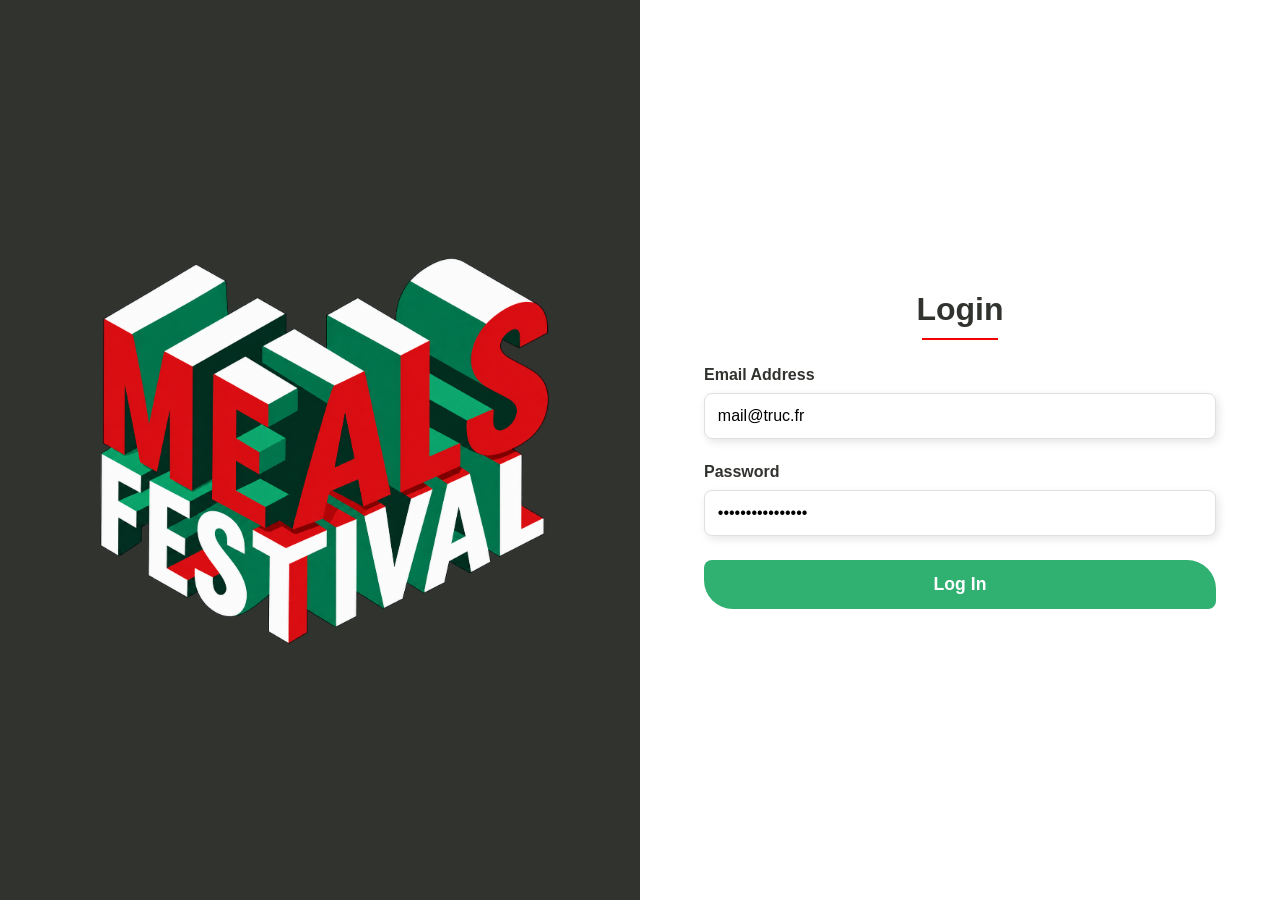
<file: index.html>
<!DOCTYPE html>
<html lang="en">
<head>
    <meta charset="UTF-8">
    <meta name="viewport" content="width=device-width, initial-scale=1.0">
    <title>Login</title>
    <link rel="stylesheet" href="login_form.css">
    <script src ="login_form.js" defer></script>
</head>
<body>
    <div class="container">
        <div class="left_section">
            <img class="logo" src="images/mealsfestival.png" alt="Meals Festival Logo">
        </div>
        <div class="right_section">
            <h1>Login</h1>
            <hr>
            <form action="" method="post">
                <div>
                    <label for="email">Email Address</label>
                    <input value="mail@truc.fr" type="email" id="email" name="email" placeholder="Enter your email" required>
                </div>
                <div>
                    <label for="password">Password</label>
                    <input value="bon-mot-de-passe" type="password" id="password" name="password" placeholder="Enter your password" required>
                </div>
                <button id="btn" type="submit">Log In</button>
            </form>
        </div>
    </div>
</body>
</html>
</file>
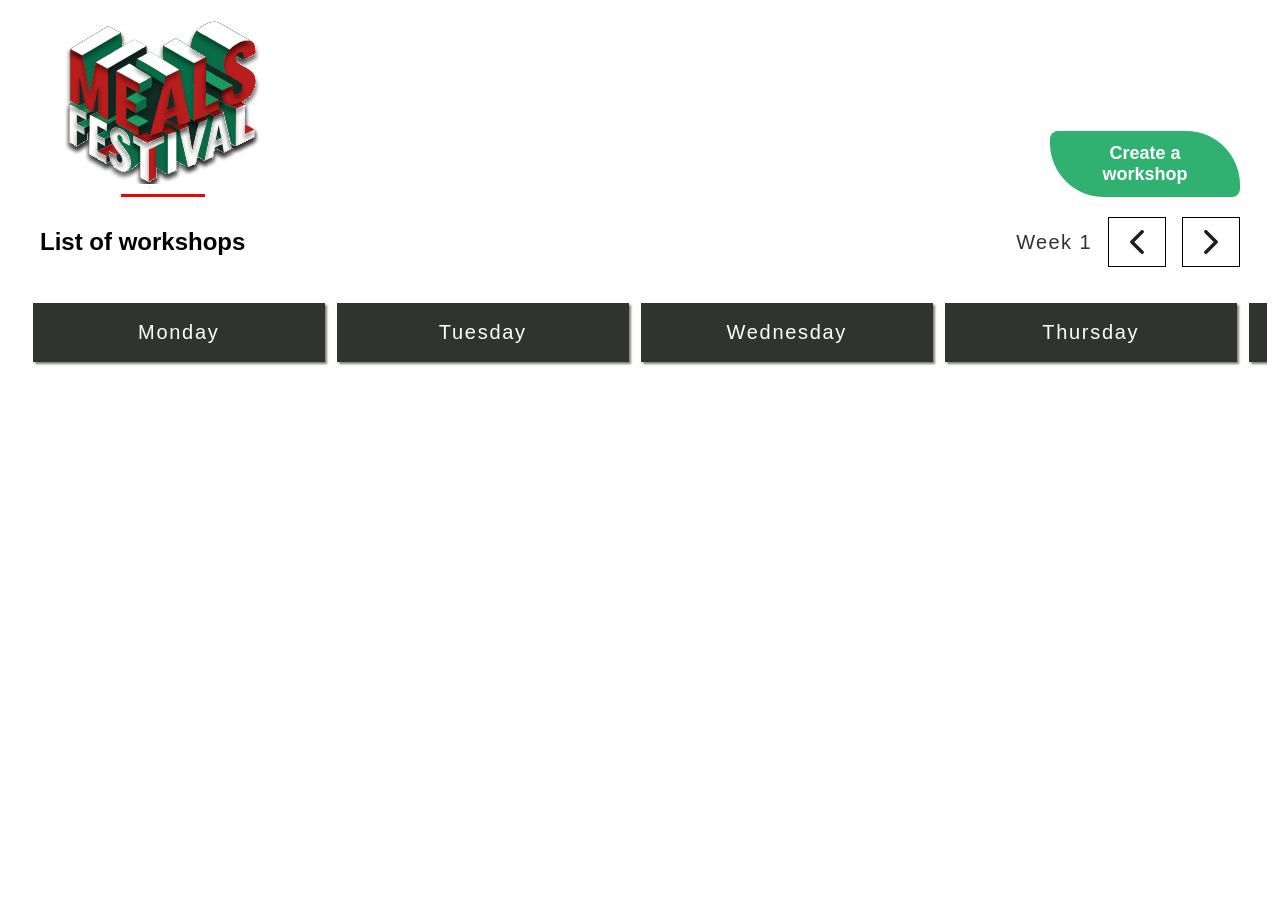
<file: calendar.html>
<!DOCTYPE html>
<html lang="en">
<head>
	<meta charset="UTF-8">
	<title>Meals Festival - Evénements</title>
	<link rel="stylesheet" href="style.css">
	<link rel="stylesheet" href="calendar.css">
	<script src="calendar.js" defer></script>
</head>
<body id="page_calendar">
<header>
	<nav>
		<div class="header_logo">
			<img src="images/logo.svg" alt="logo meals festival">
			<div class="divider"></div>
		</div>
		<a href="register_form.html">Create a </br> workshop</a>
	</nav>
	<section>
		<h1>List of workshops</h1>
		<article>
			<p>Week <span id="workshop_list_week_counter">1</span></p>
			<button id="workshop_list_week_prev">
				<img src="images/chevron.svg" alt="workshop list previous 1 week">
			</button>
			<button id="workshop_list_week_next">
				<img src="images/chevron.svg" alt="workshop list next 1 week">
			</button>
		</article>
	</section>
</header>
<main>
	<section id="calendar">
		<article class="day">
			<p class="day_title">Monday</p>
			<div class="day_body">
			</div>
		</article>
		<article class="day">
			<p class="day_title">Tuesday</p>
			<div class="day_body">
			</div>
		</article>
		<article class="day">
			<p class="day_title">Wednesday</p>
			<div class="day_body">
			</div>
		</article>
		<article class="day">
			<p class="day_title">Thursday</p>
			<div class="day_body">
			</div>
		</article>
		<article class="day">
			<p class="day_title">Friday</p>
			<div class="day_body">
			</div>
		</article>
		<article class="day">
			<p class="day_title">Saturday</p>
			<div class="day_body">
			</div>
		</article>
		<article class="day">
			<p class="day_title">Sunday</p>
			<div class="day_body">
			</div>
		</article>
	</section>
</main>
</body>
</html>
</file>
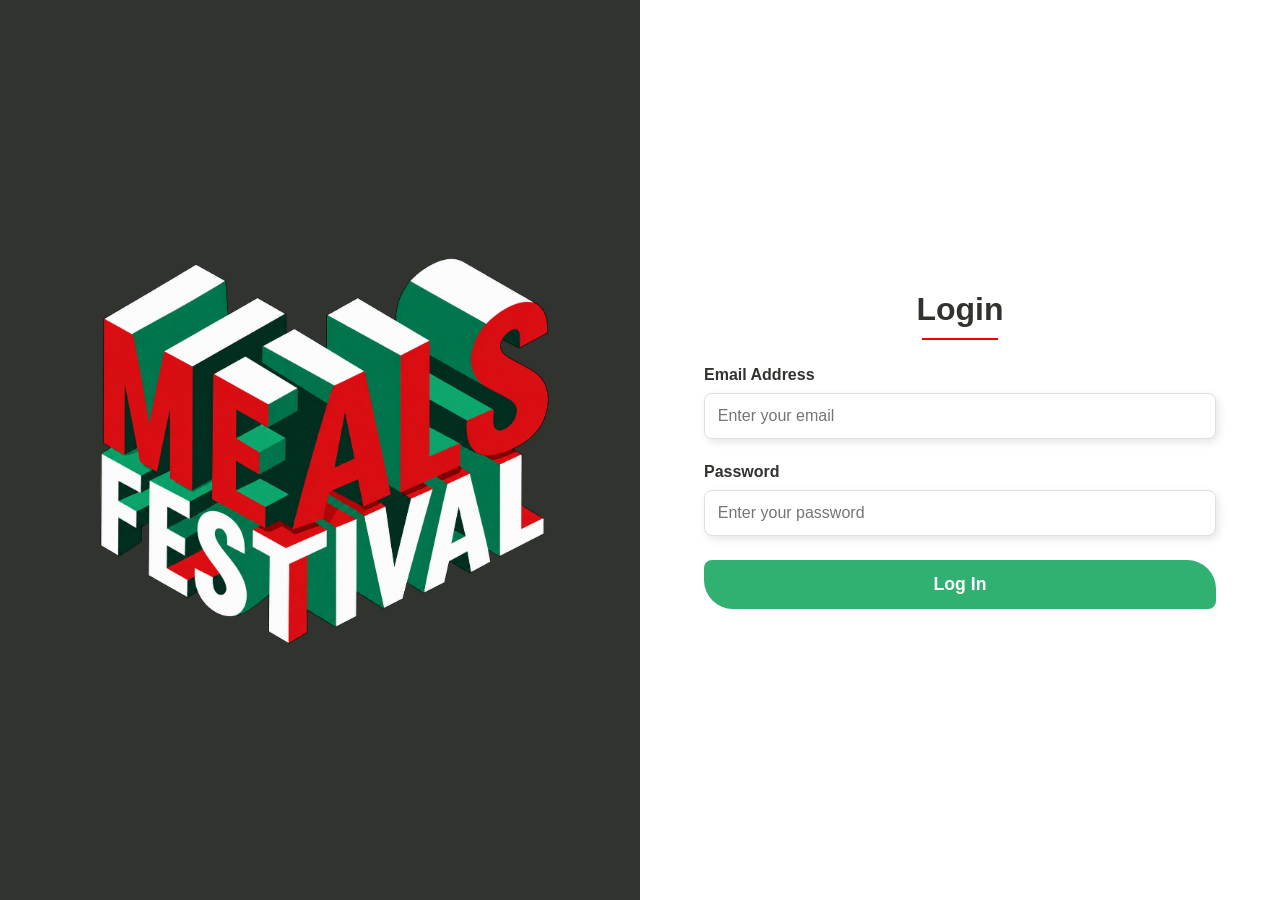
<file: login_form.html>
<!DOCTYPE html>
<html lang="en">
<head>
    <meta charset="UTF-8">
    <meta name="viewport" content="width=device-width, initial-scale=1.0">
    <title>Login</title>
    <link rel="stylesheet" href="login_form.css">
    <script src ="login_form.js" defer></script>
</head>
<body>
    <div class="container">
        <div class="left_section">
            <img class="logo" src="images/mealsfestival.png" alt="Meals Festival Logo">
        </div>
        <div class="right_section">
            <h1>Login</h1>
            <hr>
            <form action="calendar.html" method="post">
                <div>
                    <label for="email">Email Address</label>
                    <input type="email" id="email" name="email" placeholder="Enter your email" required>
                </div>
                <div>
                    <label for="password">Password</label>
                    <input type="password" id="password" name="password" placeholder="Enter your password" required>
                </div>
                <button id="btn" type="submit">Log In</button>
            </form>
        </div>
    </div>
</body>
</html>
</file>
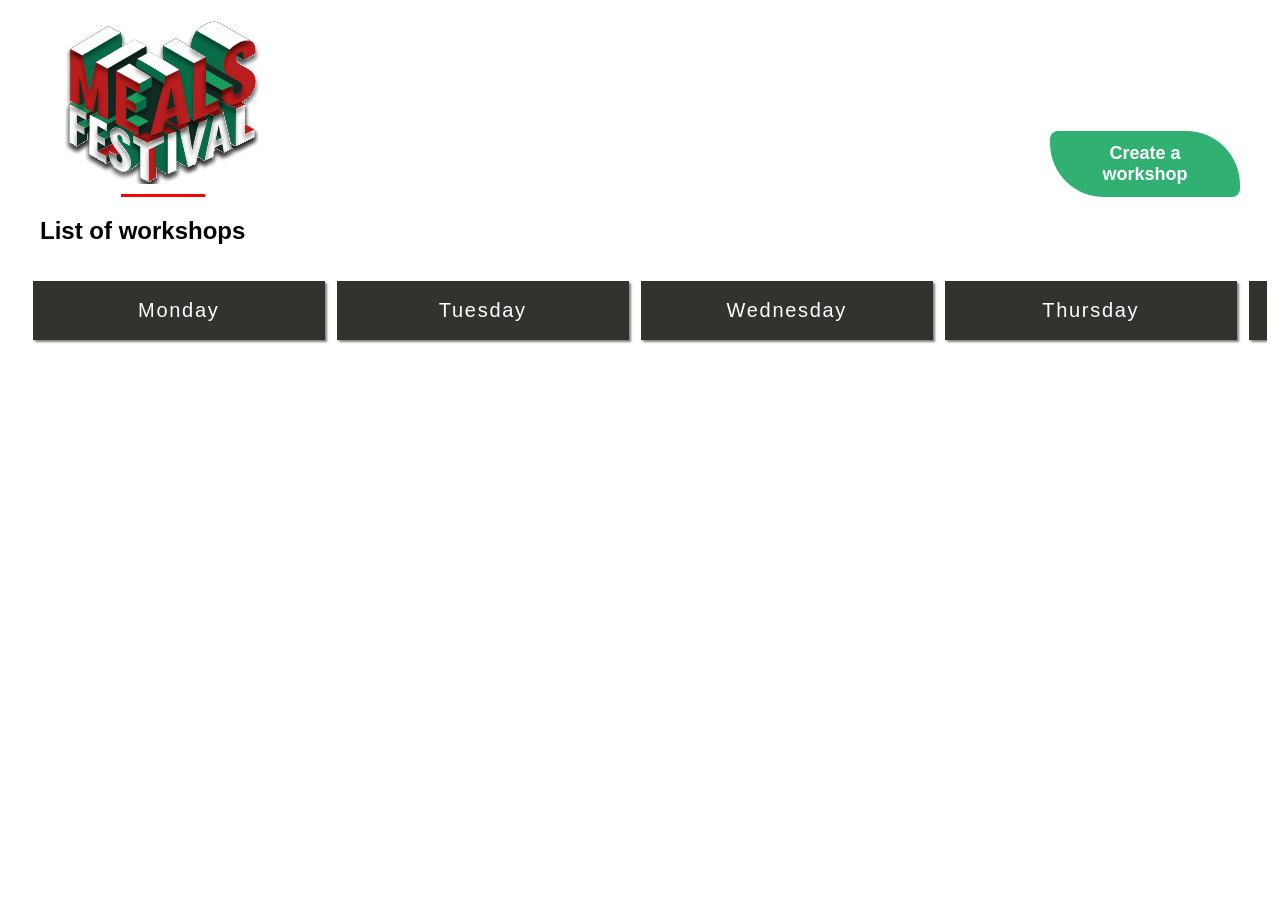
<file: calendar/calendar.html>
<!DOCTYPE html>
<html lang="en">
<head>
	<meta charset="UTF-8">
	<title>Meals Festival - Evénements</title>
	<link rel="stylesheet" href="../style.css">
	<link rel="stylesheet" href="calendar.css">
	<script src="calendar.js" type="module" defer></script>
</head>
<body id="page_calendar">
<header>
	<nav>
		<div class="header_logo">
			<img src="../images/logo.svg" alt="logo meals festival">
			<div class="divider"></div>
		</div>
		<a href="/create_workshop/create_workshop.html">Create a </br> workshop</a>
	</nav>
	<section>
		<h1>List of workshops</h1>
<!--		<article>-->
<!--			<p>Week <span id="workshop_list_week_counter">1</span></p>-->
<!--			<button id="workshop_list_week_prev">-->
<!--				<img src="../images/chevron.svg" alt="workshop list previous 1 week">-->
<!--			</button>-->
<!--			<button id="workshop_list_week_next">-->
<!--				<img src="../images/chevron.svg" alt="workshop list next 1 week">-->
<!--			</button>-->
<!--		</article>-->
	</section>
</header>
<main>
	<section id="calendar">
		<article class="day">
			<p class="day_title">Monday</p>
			<div class="day_body">
			</div>
		</article>
		<article class="day">
			<p class="day_title">Tuesday</p>
			<div class="day_body">
			</div>
		</article>
		<article class="day">
			<p class="day_title">Wednesday</p>
			<div class="day_body">
			</div>
		</article>
		<article class="day">
			<p class="day_title">Thursday</p>
			<div class="day_body">
			</div>
		</article>
		<article class="day">
			<p class="day_title">Friday</p>
			<div class="day_body">
			</div>
		</article>
		<article class="day">
			<p class="day_title">Saturday</p>
			<div class="day_body">
			</div>
		</article>
		<article class="day">
			<p class="day_title">Sunday</p>
			<div class="day_body">
			</div>
		</article>
	</section>
</main>
</body>
</html>
</file>
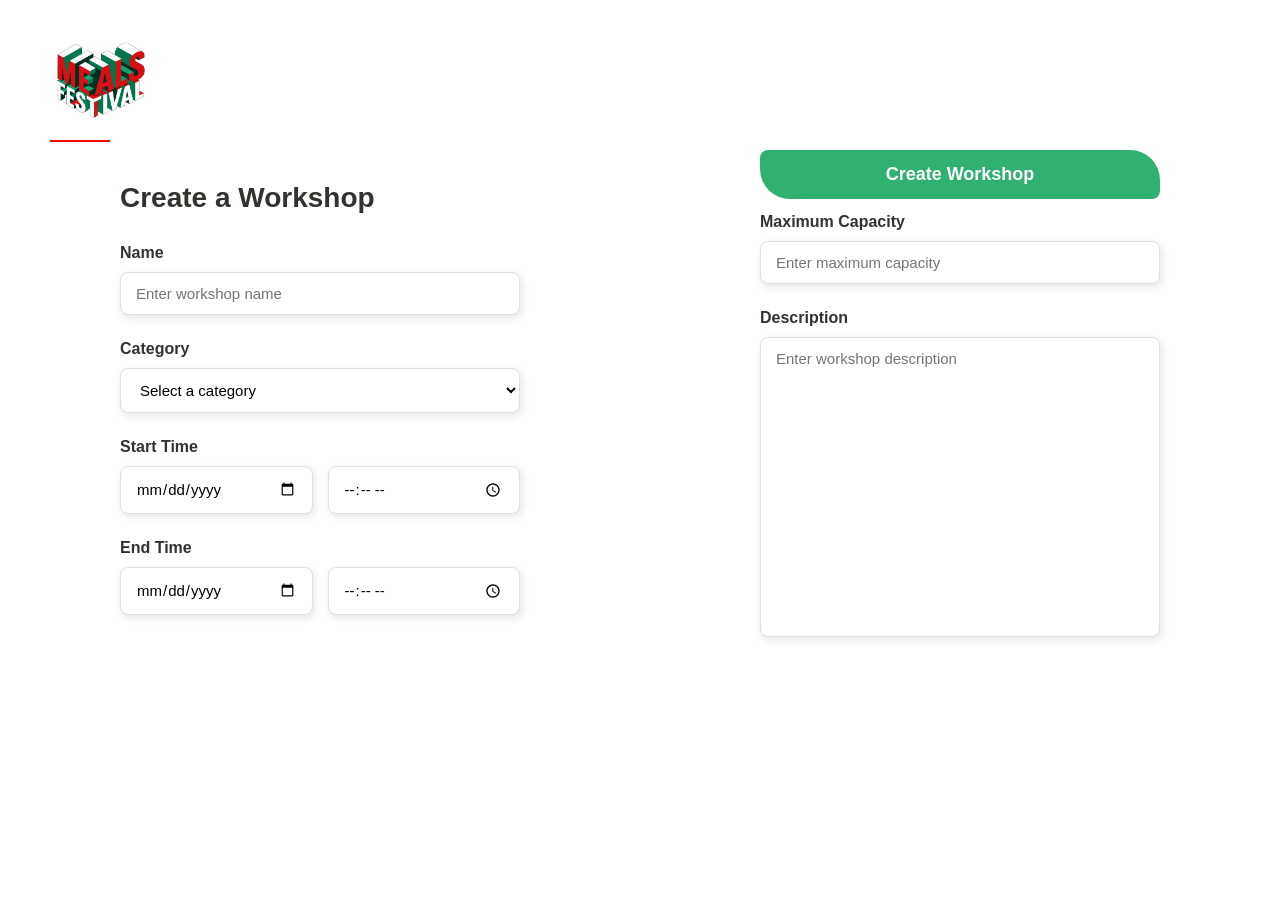
<file: create_workshop/create_workshop.html>
<!DOCTYPE html>
<html lang="en">

<head>
    <meta charset="UTF-8">
    <meta name="viewport" content="width=device-width, initial-scale=1.0">
    <title>Create a Workshop</title>
    <link rel="stylesheet" href="../style.css">
    <link rel="stylesheet" href="/create_workshop/create_workshop.css">
    <script src="create_workshop.js" type="module" defer></script>
</head>

<body>
    <div class="container">
        <form class="workshop-form" action="" method="post">
            <div class="left-gauche-workshop">
                <div class="header-workshop">
                    <img class="logoWorkshop" src="../images/mealsfestival.png" alt="Meals Festival Logo">
                    <hr class="hrWorkshop">
                </div>
                <h1 class="h1-workshop">Create a Workshop</h1>
                <div class="form-group">
                    <label class="form-label" for="name">Name</label>
                    <input type="text" id="name" name="name" placeholder="Enter workshop name" required>
                </div>
                <div class="form-group">
                    <label class="form-label" for="category">Category</label>
                    <select id="category" name="category" required>
                        <option value="">Select a category</option>
                    </select>
                    <!--   <input type="text" id="category" name="category" placeholder="Enter category" required>-->
                </div>

                <div class="form-group">
                    <label class="form-label" for="start-time">Start Time</label>
                    <div class="date-time-group">
                        <input type="date" id="start-date" required>
                        <input type="time" id="start-time" required>
                    </div>
                </div>

                <div class="form-group">
                    <label class="form-label" for="end-time">End Time</label>
                    <div class="date-time-group">
                        <input type="date" id="end-date" required>
                        <input type="time" id="end-time" required>
                    </div>
                </div>
            </div>
            <div class="right-section-workshop">
                <button type="submit" class="button-workshop">
                    Create Workshop
                </button>
                <div class="form-group">
                    <label class="form-label" for="capacity">Maximum Capacity</label>
                    <input type="number" id="capacity" name="capacity" placeholder="Enter maximum capacity" min="1"
                        required>
                </div>
                <div class="form-group">
                    <label class="form-label" for="description">Description</label>
                    <textarea id="description" name="description" placeholder="Enter workshop description"
                        required></textarea>
                </div>


            </div>

        </form>

    </div>
</body>

</html>
</file>
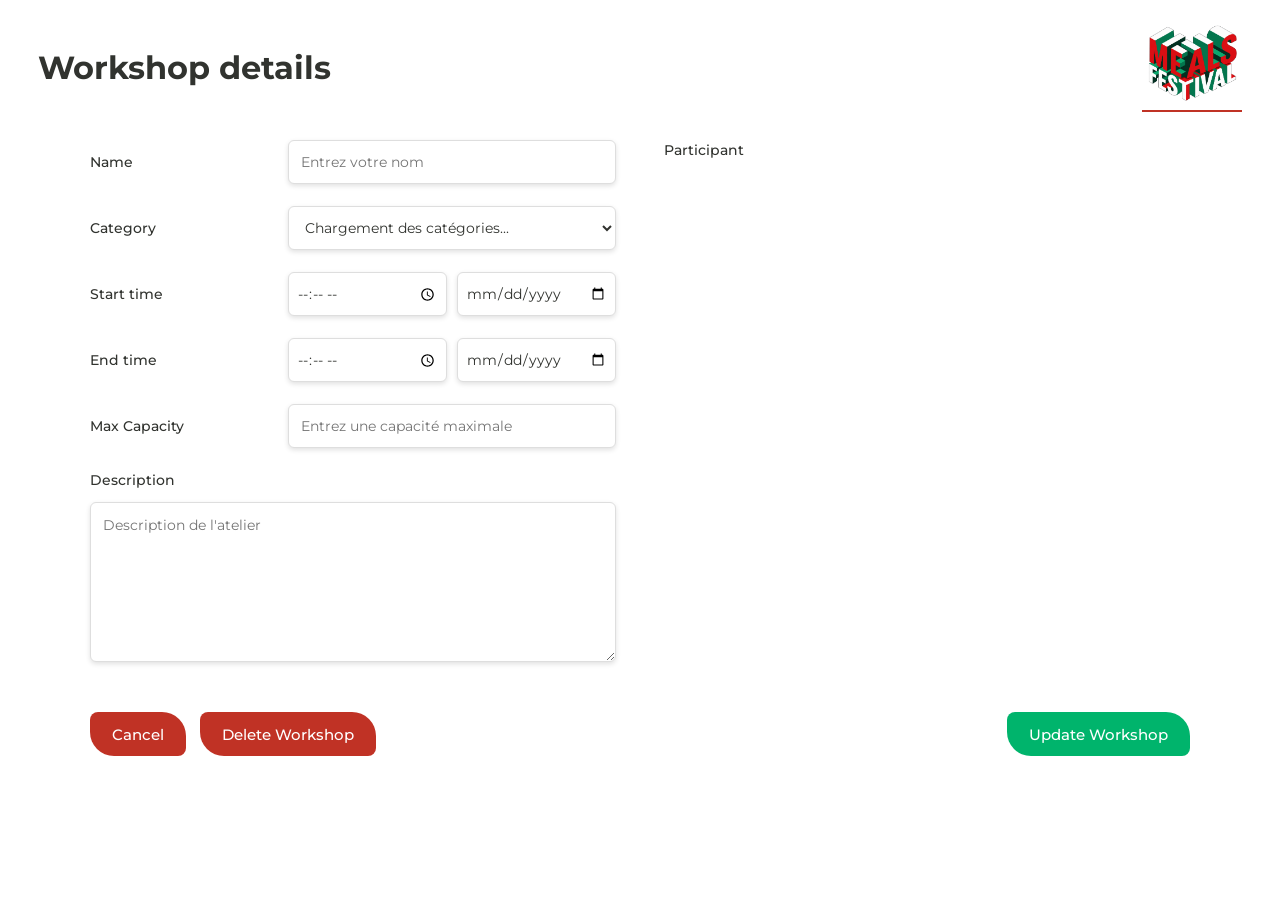
<file: workshop-details/workshop-details.html>
<!DOCTYPE html>
<html lang="en">

<head>
    <meta charset="UTF-8">
    <meta name="viewport" content="width=device-width, initial-scale=1.0">
    <link rel="preconnect" href="https://fonts.googleapis.com">
    <link rel="preconnect" href="https://fonts.gstatic.com" crossorigin>
    <link href="https://fonts.googleapis.com/css2?family=Montserrat:wght@400;500;700&display=swap" rel="stylesheet">
    <title>Mon Application</title>
    <link rel="stylesheet" href="../style.css">
    <link rel="stylesheet" href="workshop-details.css">
    <script src="workshop-details.js" type="module" defer></script>
</head>

<body>
    <header>
        <div class="header-placement">
            <h1 class="h1-workshop-details">Workshop details</h1>
            <div>
                <img class="logoWorkshopDetails" src="../images/mealsfestival.png" alt="Logo">
                <hr class="hrWorkshopDetails">
            </div>
        </div>

    </header>
    <div class="container">
        <div class="partie-gauche-workshop-details">
            <main>
                <form id="update_form" action="" method="post">
                    <div class="workshop-columns">
                        <div class="left-columns">
                            <div class="form-row-name">
                                <label class="form-label-workshop-details" for="name">Name</label>
                                <input type="text" id="name" name="nom" placeholder="Entrez votre nom" required>

                            </div>

                            <div class="form-row-name">
                                <label class="form-label-workshop-details" for="category">Category</label>
                                <select id="category">
                                    <option value="">Chargement des catégories...</option>
                                </select>
                            </div>

                            <div class="form-row-name">
                                <label class="form-label-workshop-details" for="start-time">Start time</label>
                                <div class="hstack">
                                    <input type="time" id="hour-start" name="hour_start" placeholder="Heure" required>
                                    <input type="date" id="day-start" name="day_start" placeholder="Date" required>
                                </div>
                            </div>

                            <div class="form-row-name">
                                <label class="form-label-workshop-details" for="end-time">End time</label>
                                <div class="hstack">
                                    <input type="time" id="hour-end" name="hour_end" placeholder="Heure" required>
                                    <input type="date" id="day-end" name="day_end" placeholder="Date" required>
                                </div>
                            </div>

                            <div class="form-row-name">
                                <label class="form-label-workshop-details" for="capacity">Max Capacity</label>
                                <input type="number" id="capacity" name="capacity"
                                    placeholder="Entrez une capacité maximale" required>
                            </div>

                            <div class="form-columns">
                                <div class="description-container">
                                    <label class="form-label-workshop-details"
                                        for="description-details">Description</label>
                                    <textarea id="description-details" name="description"
                                        placeholder="Description de l'atelier" rows="5" required></textarea>
                                </div>
                            </div>
                        </div>

                        <div class="right-columns">

                            <div class="form-columns">
                                <label class="form-label-workshop-details">Participant</label>
                                <div id="participants-list"></div>
                            </div>
                        </div>
                    </div>
                    <div class="button-container">
                        <div>
                            <button id="btn-cancel">Cancel</button>
                            <button id="btn-delete">Delete Workshop</button>
                        </div>
                        <button id="btn-update" type="submit">Update Workshop</button>
                    </div>
                </form>
            </main>
        </div>
    </div>
</body>

</html>
</file>
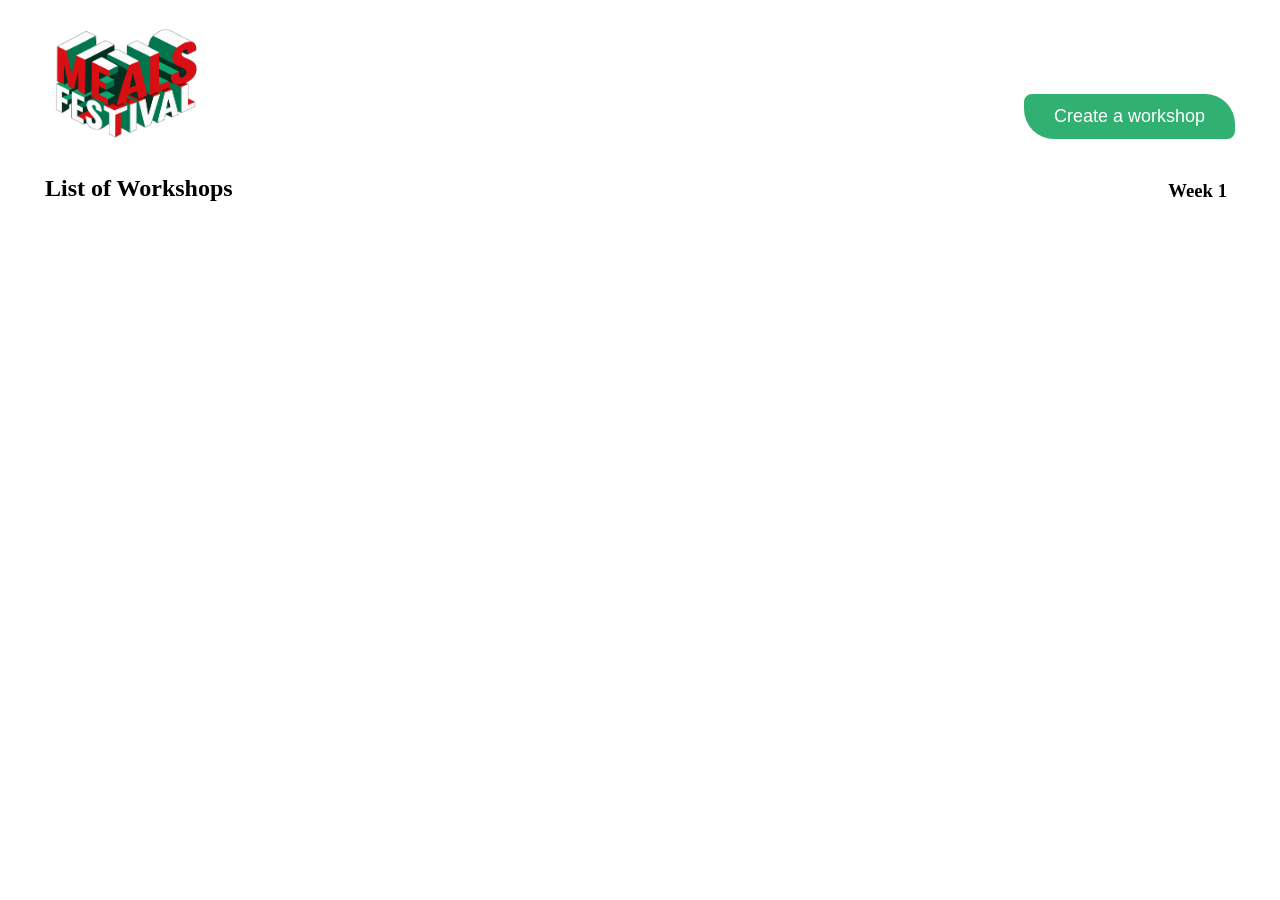
<file: workshop_calendar/workshop_calendar.html>
<!DOCTYPE html>
<html lang="fr">

<head>
    <meta charset="UTF-8">
    <meta name="viewport" content="width=device-width, initial-scale=1.0">
    <title>Workshop Calendar</title>
    <link rel="stylesheet" href="../style.css">
    <link rel="stylesheet" href="workshop_calendar.css">
</head>

<body>
    <div class="calendar-over-header-wrapper">
        <img class="logo-calendar-workshop" src="../images/mealsfestival.png" alt="Logo">
        <button class="create-workshop-button">
            Create a workshop
        </button>
    </div>
    <header>
        <div class="calendar-over-header-wrapper">
            <h2>List of Workshops</h2>
            <div class="week-selector">
                <h3>Week 1</h3>
                <button class="left-arrow-button">
                    
                </button>
                <button class="right-arrow-button">
                    
                </button>
            </div>
        </div>
    </header>

    <footer><!--for-later--></footer>
</body>

</html>
</file>
<file: login_form.css>
* {
    margin: 0;
    padding: 0;
    box-sizing: border-box;
}
body {
    min-height: 100vh;
    font-family: Arial, sans-serif;
    color: #31332F;
}

.container {
    display: flex;
    width: 100%;
    min-height: 100vh;
}
.left_section {
    flex: 1;
    min-width: 0;
    background-color: #31332F;
    display: flex;
    justify-content: center;
    align-items: center;
    padding: 5%;
}
.logo {
    display: block;
    width: 100%;
    max-width: 100%;
    height: auto;
    object-fit: contain;
}
.right_section {
    flex: 1;
    min-width: 0;
    min-height: 100vh;
    padding: 5%;
    background-color: white;
    display: flex;
    flex-direction: column;
    justify-content: center;
    align-items: center;
}
.right_section h1 {
    width: 100%;
    text-align: center;
    font-size: 2rem;
    margin-bottom: 2%;
}
.right_section hr {
    width: 15%;
    border: none;
    border-top: 0.15rem solid #f50101;
    margin-bottom: 5%;
}
.right_section form {
    display: flex;
    flex-direction: column;
    width: 100%;
    gap: 1.5rem;
}
.form-group {
    width: 100%;
}
.right_section label {
    display: block;
    margin-bottom: 0.6rem;
    font-size: 1rem;
    font-weight: 600;
}
.right_section input {
    display: block;
    width: 100%;
    padding: 0.8em;
    border: 0.08rem solid #e0e0e0;
    border-radius: 0.5rem;
    font-size: 1rem;
    outline: none;
    box-shadow: 0.15rem 0.2rem 0.5rem rgba(0, 0, 0, 0.10);
}
.right_section input:focus {
    border-color: #30B071;
}
.right_section button {
    display: block;
    width: 100%;
    padding: 0.8em;
    background-color: #30B071;
    color: white;
    font-size: 1.1rem;
    font-weight: 600;
    border: none;
    border-radius: 0.5rem 1.8rem 0.5rem 1.8rem;
    cursor: pointer;
}
.right_section button:hover {
    background-color: #26945D;
}
</file>
<file: style.css>
:root {
    --color-jungle: #00B46C;
    --color-charcoal: #31332F;
    --color-brick: #C03225;
    /* Typography */
    --font-primary: 'Montserrat', sans-serif;
    --font-regular: 400;
    --font-medium: 500;
    --font-bold: 700;
}

* {
    margin: 0;
    padding: 0;
    box-sizing: border-box;
}

body {
    height: 100vh;
}

.container {
    display: flex;
    height: 100vh;
}

hr {
    width: 10%;
    border: 1px solid #f50101;
    margin: 10px 0;
}

button {
    background-color: #30B071;
    color: white;
    font-size: 18px;
    border: none;
    padding: 12px 30px;
    border-radius: 8px 30px 8px 30px;
    cursor: pointer;
}
</file>
<file: calendar.css>
#page_calendar {
  font-family: "Montser", sans-serif;
  overflow-x: hidden;
}
#page_calendar header nav {
  width: 100%;
  display: flex;
  justify-content: space-between;
  align-items: flex-end;
  padding: 20px 40px;
}
#page_calendar header nav .header_logo {
  display: flex;
  flex-direction: column;
  align-items: center;
}
#page_calendar header nav .header_logo .divider {
  margin-top: 10px;
  height: 3px;
  width: 84px;
  background-color: #f50101;
}
#page_calendar header nav a {
  background-color: #30B071;
  color: white;
  border: none;
  padding: 12px;
  border-radius: 8px 54px 8px 54px;
  cursor: pointer;
  min-width: 190px;
  font-size: 18px;
  text-decoration: none;
  font-weight: bold;
  text-align: center;
}
#page_calendar header section {
  width: 100%;
  display: flex;
  justify-content: space-between;
  align-items: center;
  padding: 0 40px;
}
#page_calendar header section article {
  display: flex;
  align-items: center;
  gap: 16px;
}
#page_calendar header section article p {
  color: #31332F;
  text-align: center;
  font-size: 20px;
  font-style: normal;
  letter-spacing: 1.4px;
}
#page_calendar header section article button {
  background-color: transparent;
  border: 1px solid black;
  border-radius: 0;
  padding: 12px 16px;
  margin: 0;
  display: flex;
  align-items: center;
  justify-content: center;
}
#page_calendar header section article button img {
  width: 24px;
  height: 24px;
}
#page_calendar header section article #workshop_list_week_next img {
  transform: rotateY(180deg);
}
#page_calendar #calendar {
  margin-top: 32px;
  display: flex;
  gap: 4px;
  width: 98%;
  margin-inline: auto;
  overflow: scroll;
  padding-bottom: 120px;
  padding-inline: 16px;
}
#page_calendar #calendar article.day {
  min-width: 300px;
  padding: 4px;
}
#page_calendar #calendar article.day:hover {
  background-color: rgba(49, 51, 47, 0.04);
}
#page_calendar #calendar article.day p.day_title {
  background-color: #31332F;
  padding: 18px 0;
  color: white;
  text-align: center;
  box-shadow: 2px 2px 2px 0px rgba(49, 51, 47, 0.61);
  font-size: 20px;
  letter-spacing: 1.7px;
}
#page_calendar #calendar article.day .day_body .workshop {
  background-color: white;
  margin-top: 12px;
  box-shadow: 1px 1px 9px 0px rgba(49, 51, 47, 0.25);
  border-radius: 14px;
  position: relative;
}
#page_calendar #calendar article.day .day_body .workshop:hover {
  border: 1px solid black;
}
#page_calendar #calendar article.day .day_body .workshop .workshop_content {
  padding: 12px;
}
#page_calendar #calendar article.day .day_body .workshop .workshop_content p.workshop_title {
  color: #000;
  font-family: serif;
  font-size: 20px;
  font-style: normal;
  font-weight: 800;
  letter-spacing: 1.7px;
}
#page_calendar #calendar article.day .day_body .workshop .workshop_content p.workshop_subtitle {
  margin-block: 18px;
  display: none;
}
#page_calendar #calendar article.day .day_body .workshop .workshop_content .workshop_body {
  display: flex;
  justify-content: space-between;
  margin-block: 12px;
}
#page_calendar #calendar article.day .day_body .workshop .workshop_content .workshop_description {
  font-weight: 200;
  letter-spacing: -0.4px;
  margin-block: 12px;
  display: none;
}
#page_calendar #calendar article.day .day_body .workshop .workshop_content p.workshop_spots {
  font-weight: 600;
  margin-block: 12px;
}
#page_calendar #calendar article.day .day_body .workshop .workshop_content button.workshop_cta_cancel {
  background-color: #c60000;
  padding: 10px 18px;
}
#page_calendar #calendar article.day .day_body .workshop button.workshop_expand {
  background-color: transparent;
  padding: 0;
  position: absolute;
  right: 15px;
  bottom: 15px;
}
#page_calendar #calendar article.day .day_body .workshop a.workshop_cta_detail {
  width: 100%;
  background-color: #30B071;
  padding-block: 12px;
  text-align: center;
  padding: 10px 18px;
  color: white;
  font-size: 20px;
  border: none;
  cursor: pointer;
  border-radius: 0 0 12px 12px;
  text-decoration: none;
  letter-spacing: 1.2px;
  display: none;
}
#page_calendar #calendar article.day .day_body .workshop.danger {
  border: 1px solid #c60000;
  box-shadow: 1px 1px 9px 0px rgba(198, 0, 0, 0.35);
}
#page_calendar #calendar article.day .day_body .workshop.success {
  border: 1px solid #356f35;
  box-shadow: 1px 1px 9px 0px rgba(53, 111, 53, 0.35);
}
#page_calendar #calendar article.day .day_body .workshop.active:hover {
  box-shadow: 1px 1px 9px 0px rgba(49, 51, 47, 0.35);
}
#page_calendar #calendar article.day .day_body .workshop.active .workshop_content p.workshop_subtitle {
  display: block;
}
#page_calendar #calendar article.day .day_body .workshop.active .workshop_content .workshop_description {
  display: block;
}
#page_calendar #calendar article.day .day_body .workshop.active .workshop_content button.workshop_cta_cancel {
  display: none;
}
#page_calendar #calendar article.day .day_body .workshop.active .workshop_content button.workshop_expand {
  bottom: 50px;
}
#page_calendar #calendar article.day .day_body .workshop.active a.workshop_cta_detail {
  display: block;
}
</file>
<file: calendar/calendar.css>
#page_calendar {
  font-family: "Montser", sans-serif;
  overflow-x: hidden;
}
#page_calendar header nav {
  width: 100%;
  display: flex;
  justify-content: space-between;
  align-items: flex-end;
  padding: 20px 40px;
}
#page_calendar header nav .header_logo {
  display: flex;
  flex-direction: column;
  align-items: center;
}
#page_calendar header nav .header_logo .divider {
  margin-top: 10px;
  height: 3px;
  width: 84px;
  background-color: #f50101;
}
#page_calendar header nav a {
  background-color: #30B071;
  color: white;
  border: none;
  padding: 12px;
  border-radius: 8px 54px 8px 54px;
  cursor: pointer;
  min-width: 190px;
  font-size: 18px;
  text-decoration: none;
  font-weight: bold;
  text-align: center;
}
#page_calendar header section {
  width: 100%;
  display: flex;
  justify-content: space-between;
  align-items: center;
  padding: 0 40px;
}
#page_calendar header section article {
  display: flex;
  align-items: center;
  gap: 16px;
}
#page_calendar header section article p {
  color: #31332F;
  text-align: center;
  font-size: 20px;
  font-style: normal;
  letter-spacing: 1.4px;
}
#page_calendar header section article button {
  background-color: transparent;
  border: 1px solid black;
  border-radius: 0;
  padding: 12px 16px;
  margin: 0;
  display: flex;
  align-items: center;
  justify-content: center;
}
#page_calendar header section article button img {
  width: 24px;
  height: 24px;
}
#page_calendar header section article #workshop_list_week_next img {
  transform: rotateY(180deg);
}
#page_calendar #calendar {
  margin-top: 32px;
  display: flex;
  gap: 4px;
  width: 98%;
  margin-inline: auto;
  overflow: scroll;
  padding-bottom: 120px;
  padding-inline: 16px;
}
#page_calendar #calendar article.day {
  min-width: 300px;
  padding: 4px;
}
#page_calendar #calendar article.day:hover {
  background-color: rgba(49, 51, 47, 0.04);
}
#page_calendar #calendar article.day p.day_title {
  background-color: #31332F;
  padding: 18px 0;
  color: white;
  text-align: center;
  box-shadow: 2px 2px 2px 0px rgba(49, 51, 47, 0.61);
  font-size: 20px;
  letter-spacing: 1.7px;
}
#page_calendar #calendar article.day .day_body .workshop {
  background-color: white;
  margin-top: 12px;
  box-shadow: 1px 1px 9px 0px rgba(49, 51, 47, 0.25);
  border-radius: 14px;
  position: relative;
}
#page_calendar #calendar article.day .day_body .workshop:hover {
  border: 1px solid black;
}
#page_calendar #calendar article.day .day_body .workshop .workshop_content {
  padding: 12px;
}
#page_calendar #calendar article.day .day_body .workshop .workshop_content p.workshop_title {
  color: #000;
  font-family: serif;
  font-size: 20px;
  font-style: normal;
  font-weight: 800;
  letter-spacing: 1.7px;
}
#page_calendar #calendar article.day .day_body .workshop .workshop_content p.workshop_subtitle {
  margin-block: 18px;
  display: none;
}
#page_calendar #calendar article.day .day_body .workshop .workshop_content .workshop_body {
  display: flex;
  justify-content: space-between;
  margin-block: 12px;
}
#page_calendar #calendar article.day .day_body .workshop .workshop_content .workshop_description {
  font-weight: 200;
  letter-spacing: -0.4px;
  margin-block: 12px;
  display: none;
}
#page_calendar #calendar article.day .day_body .workshop .workshop_content p.workshop_spots {
  font-weight: 600;
  margin-block: 12px;
}
#page_calendar #calendar article.day .day_body .workshop .workshop_content button.workshop_cta_cancel {
  background-color: #c60000;
  padding: 10px 18px;
}
#page_calendar #calendar article.day .day_body .workshop button.workshop_expand {
  background-color: transparent;
  padding: 0;
  position: absolute;
  right: 15px;
  bottom: 15px;
}
#page_calendar #calendar article.day .day_body .workshop a.workshop_cta_detail {
  width: 100%;
  background-color: #30B071;
  padding-block: 12px;
  text-align: center;
  padding: 10px 18px;
  color: white;
  font-size: 20px;
  border: none;
  cursor: pointer;
  border-radius: 0 0 12px 12px;
  text-decoration: none;
  letter-spacing: 1.2px;
  display: none;
}
#page_calendar #calendar article.day .day_body .workshop.danger {
  border: 1px solid #c60000;
  box-shadow: 1px 1px 9px 0px rgba(198, 0, 0, 0.35);
}
#page_calendar #calendar article.day .day_body .workshop.success {
  border: 1px solid #356f35;
  box-shadow: 1px 1px 9px 0px rgba(53, 111, 53, 0.35);
}
#page_calendar #calendar article.day .day_body .workshop.active:hover {
  box-shadow: 1px 1px 9px 0px rgba(49, 51, 47, 0.35);
}
#page_calendar #calendar article.day .day_body .workshop.active .workshop_content p.workshop_subtitle {
  display: block;
}
#page_calendar #calendar article.day .day_body .workshop.active .workshop_content .workshop_description {
  display: block;
}
#page_calendar #calendar article.day .day_body .workshop.active .workshop_content button.workshop_cta_cancel {
  display: none;
}
#page_calendar #calendar article.day .day_body .workshop.active .workshop_content button.workshop_expand {
  bottom: 50px;
  transform: rotateZ(180deg);
}
#page_calendar #calendar article.day .day_body .workshop.active a.workshop_cta_detail {
  display: block;
}

/*# sourceMappingURL=calendar.css.map */
</file>
<file: create_workshop/create_workshop.css>
* {
    margin: 0;
    padding: 0;
    box-sizing: border-box;
}
body {
    min-height: 100vh;
    font-family: Arial, sans-serif;
    background-color: white;
    color: #31332F;
}
.container {
    width: 100%;
    min-height: 100vh;
}
.workshop-form {
    display: flex;
    width: 100%;
    min-height: 100vh;
}
.left-gauche-workshop {
    width: 50%;
    padding: 30px 50px;
    background-color: white;
    display: flex;
    flex-direction: column;
    align-items: center;
}
.header-workshop {
    width: 100%;
    margin-bottom: 30px;
}
.logoWorkshop {
    display: block;
    width: 100px;
    height: 100px;
    object-fit: contain;
}
.hrWorkshop {
    width: 60px;
    border: none;
    border-top: 2px solid #f50101;
    margin-top: 10px;
}
.h1-workshop {
    width: 100%;
    max-width: 400px;
    margin-bottom: 30px;
    color: #31332F;
    font-size: 28px;
}
.form-group {
    width: 100%;
    max-width: 400px;
    margin-bottom: 25px;
}
.form-label {
    display: block;
    margin-bottom: 10px;
    font-size: 16px;
    font-weight: 600;
}

.date-time-group {
    display: flex;
    gap: 15px;
    width: 100%;
}

.date-time-group input {
    flex: 1;
    min-width: 0;
}


.form-group input,
.form-group select,
.form-group textarea {
    display: block;
    width: 100%;
    padding: 12px 15px;
    border: 1px solid #e0e0e0;
    border-radius: 8px;
    background-color: white;
    font-family: Arial, sans-serif;
    font-size: 15px;
    box-shadow: 2px 3px 8px rgba(0, 0, 0, 0.10);
    outline: none;
}
.form-group input:focus,
.form-group textarea:focus {
    border-color: #30B071;
}
.right-section-workshop {
    width: 50%;
    padding: 150px 50px 40px;
    background-color: white;
    display: flex;
    flex-direction: column;
    align-items: center;
}
.form-group textarea {
    height: 300px;
    resize: none;
}
.button-workshop {
    width: 80%;
    max-width: 400px;
    padding: 14px 25px;
    
    margin-bottom: 14px;
    background-color: #30B071;
    color: white;
    font-size: 18px;
    font-weight: 600;
    border: none;
    border-radius: 8px 30px 8px 30px;
    cursor: pointer;
}
.button-workshop:hover {
    background-color: #26945D;
}
</file>
<file: workshop-details/workshop-details.css>
html {
    min-height: 100%;
}

body {
    min-height: 100vh;
    height: auto;
    margin: 0;
    padding: 24px clamp(16px, 3vw, 40px);
    display: flex;
    flex-direction: column;
    justify-content: flex-start;
    gap: 28px;
    font-family: var(--font-primary, 'Montserrat', sans-serif);
    font-weight: var(--font-regular, 400);
    color: var(--color-charcoal, #31332F);
    box-sizing: border-box;
}

header {
    width: 100%;
}

.header-placement {
    display: flex;
    justify-content: space-between;
    align-items: center;
    gap: 24px;
    width: 100%;
}

.h1-workshop-details {
    margin: 0;
    color: var(--color-charcoal, #31332F);
    font-size: clamp(1.5rem, 2.5vw, 2.25rem);
    line-height: 1.2;
}

.header-placement > div {
    display: flex;
    flex-direction: column;
    align-items: center;
    flex: 0 0 auto;
    gap: 8px;
}

.logoWorkshopDetails {
    display: block;
    width: clamp(72px, 8vw, 100px);
    height: auto;
}

.hrWorkshopDetails {
    width: 100%;
    margin: 0;
    border: 0;
    border-top: 2px solid var(--color-brick, #C03225);
}

.container {
    display: flex;
    width: 100%;
    height: auto;
    flex: 1 0 auto;
    min-width: 0;
}

.partie-gauche-workshop-details {
    display: flex;
    flex-direction: column;
    align-items: center;
    width: 100%;
    min-width: 0;
}

main {
    width: 100%;
    min-width: 0;
}

.partie-gauche-workshop-details form {
    width: 100%;
    max-width: 1100px;
    margin: 0 auto;
}

.workshop-columns {
    display: grid;
    grid-template-columns: repeat(2, minmax(0, 1fr));
    align-items: start;
    gap: clamp(24px, 4vw, 48px);
    width: 100%;
    margin: 0 auto;
}

.left-columns,
.right-columns {
    min-width: 0;
}

.form-row-name {
    display: grid;
    grid-template-columns: minmax(110px, 35%) minmax(0, 1fr);
    align-items: center;
    gap: 14px;
    width: 100%;
    margin-bottom: 22px;
}

.form-label-workshop-details {
    display: block;
    width: auto;
    margin: 0;
    font-size: 0.9rem;
    font-weight: var(--font-medium, 500);
    line-height: 1.4;
}

.partie-gauche-workshop-details input,
.partie-gauche-workshop-details select,
.partie-gauche-workshop-details textarea {
    display: block;
    width: 100%;
    min-width: 0;
    max-width: 100%;
    padding: 12px;
    border: 1px solid #dedede;
    border-radius: 6px;
    background: #fff;
    color: var(--color-charcoal, #31332F);
    font: inherit;
    font-size: 0.9rem;
    box-shadow: 0 2px 5px rgba(0, 0, 0, 0.12);
}

.partie-gauche-workshop-details input,
.partie-gauche-workshop-details select {
    min-height: 44px;
}

.partie-gauche-workshop-details input:focus,
.partie-gauche-workshop-details select:focus,
.partie-gauche-workshop-details textarea:focus {
    outline: 2px solid rgba(0, 180, 108, 0.25);
    border-color: var(--color-jungle, #00B46C);
}

.hstack {
    display: grid;
    grid-template-columns: repeat(2, minmax(0, 1fr));
    gap: 10px;
    width: 100%;
    min-width: 0;
}

.hstack input {
    width: 100%;
    min-width: 0;
    padding: 10px 8px;
}

.form-columns {
    display: flex;
    flex-direction: column;
    gap: 12px;
    min-width: 0;
    margin-bottom: 22px;
}

.description-container {
    display: flex;
    flex-direction: column;
    align-items: stretch;
    gap: 12px;
    width: 100%;
    min-width: 0;
}

#description-details {
    width: 100%;
    min-height: 160px;
    height: auto;
    resize: vertical;
    line-height: 1.5;
}

#description {
    width: 100%;
    min-height: 160px;
    height: auto;
}

#hour {
    max-width: 100%;
}


#participants-list {
    display: flex;
    flex-direction: column;
    gap: 10px;
    width: 100%;
    min-width: 0;
}

.right-columns > .form-columns {
    width: 100%;
}

.right-columns #participants-list .participant-item {
    display: flex;
    flex-direction: row;
    justify-content: space-between;
    align-items: center;
    gap: 12px;
    width: 100%;
    min-width: 0;
    min-height: 46px;
    padding: 8px 12px;
    box-sizing: border-box;
    background: #fff;
    border: 1px solid #f5dfb9;
    border-radius: 12px;
    box-shadow: 0 3px 5px rgba(0, 0, 0, 0.12);
}

.participant-item span {
    min-width: 0;
    overflow-wrap: anywhere;
    color: #3b3b3b;
    font-size: 0.95rem;
}

.participant-delete {
    display: inline-flex;
    justify-content: center;
    align-items: center;
    flex: 0 0 28px;
    width: 28px;
    height: 28px;
    padding: 0;
    border: 1px solid #333;
    border-radius: 50%;
    background: #fff;
    color: var(--color-brick, #C03225);
    font-size: 22px;
    font-weight: 300;
    line-height: 1;
    cursor: pointer;
    transition: background-color 0.2s ease;
}

.participant-delete:hover {
    background: #fff0ee;
}

#category {
    width: 100%;
    min-height: 44px;
    padding: 0 12px;
    font-family: var(--font-primary, 'Montserrat', sans-serif);
    font-size: 0.9rem;
    border: 1px solid #dedede;
    border-radius: 6px;
    background: #fff;
    box-shadow: 0 2px 5px rgba(0, 0, 0, 0.12);
    cursor: pointer;
}


.button-container {
    display: flex;
    justify-content: space-between;
    align-items: center;
    gap: 16px;
    width: 100%;
    margin-top: 28px;
}

.button-container > div {
    display: flex;
    align-items: center;
    flex-wrap: wrap;
    gap: 14px;
}

.button-container button {
    width: auto;
    max-width: 100%;
    min-height: 44px;
    padding: 11px 22px;
    border: 0;
    border-radius: 8px 24px 8px 24px;
    color: #fff;
    font-family: inherit;
    font-size: 0.95rem;
    font-weight: var(--font-medium, 500);
    cursor: pointer;
    transition: filter 0.2s ease, transform 0.2s ease;
}

.button-container button:hover {
    filter: brightness(0.93);
}

.button-container button:active {
    transform: translateY(1px);
}

#btn-delete,
#btn-cancel {
    background: var(--color-brick, #C03225);
}

#btn-update {
    background: var(--color-jungle, #30B071);
}


@media screen and (max-width: 900px) {
    body {
        padding: 20px;
        gap: 24px;
    }

    .workshop-columns {
        gap: 24px;
    }

    .form-row-name {
        grid-template-columns: minmax(95px, 32%) minmax(0, 1fr);
        gap: 10px;
    }

    .button-container button {
        padding-inline: 17px;
    }
}


@media screen and (max-width: 700px) {
    body {
        padding: 16px;
        gap: 22px;
    }

    .header-placement {
        align-items: flex-start;
    }

    .h1-workshop-details {
        font-size: 1.5rem;
    }

    .logoWorkshopDetails {
        width: 70px;
    }

    .workshop-columns {
        grid-template-columns: minmax(0, 1fr);
        gap: 12px;
    }

    .form-row-name {
        grid-template-columns: minmax(0, 1fr);
        gap: 8px;
        margin-bottom: 18px;
    }

    .form-label-workshop-details {
        font-size: 0.9rem;
    }

    .hstack {
        grid-template-columns: repeat(2, minmax(0, 1fr));
    }

    .right-columns {
        margin-top: 4px;
    }

    .button-container {
        flex-direction: column;
        align-items: stretch;
    }

    .button-container > div {
        display: grid;
        grid-template-columns: repeat(2, minmax(0, 1fr));
        width: 100%;
    }

    .button-container > button {
        width: 100%;
    }

    .button-container button {
        padding: 11px 12px;
        font-size: 0.88rem;
    }
}

@media screen and (max-width: 380px) {
    body {
        padding: 12px;
    }

    .header-placement {
        gap: 12px;
    }

    .h1-workshop-details {
        font-size: 1.25rem;
    }

    .hstack {
        grid-template-columns: minmax(0, 1fr);
    }

    .button-container > div {
        grid-template-columns: minmax(0, 1fr);
    }
}
</file>
<file: workshop_calendar/workshop_calendar.css>
.logo-calendar-workshop {
    width: 160px;
    height: 112px;

}
.calendar-over-header-wrapper {
    display: flex;
    justify-content: space-between;
    align-items: flex-end;
    padding-left: 5vh;
    padding-right: 5vh;
    padding-top: 3vh;
    padding-bottom: 1vh;
}

header {
}

.create-workshop-button {
    background-color: #30B071;
    color: white;
    font-size: 18px;
    border: none;
    padding: 12px 30px;
    border-radius: 8px 30px 8px 30px;
    cursor: pointer;
}

button {
    background-color: #30b07000;
    color: white;
    font-size: 18px;
    border: 1px;
    padding: 2px;
    border-radius: 0px 0px 0px 0px;
}

.week-selector {
  display: flex;
  align-items: flex-end;
}
</file>
